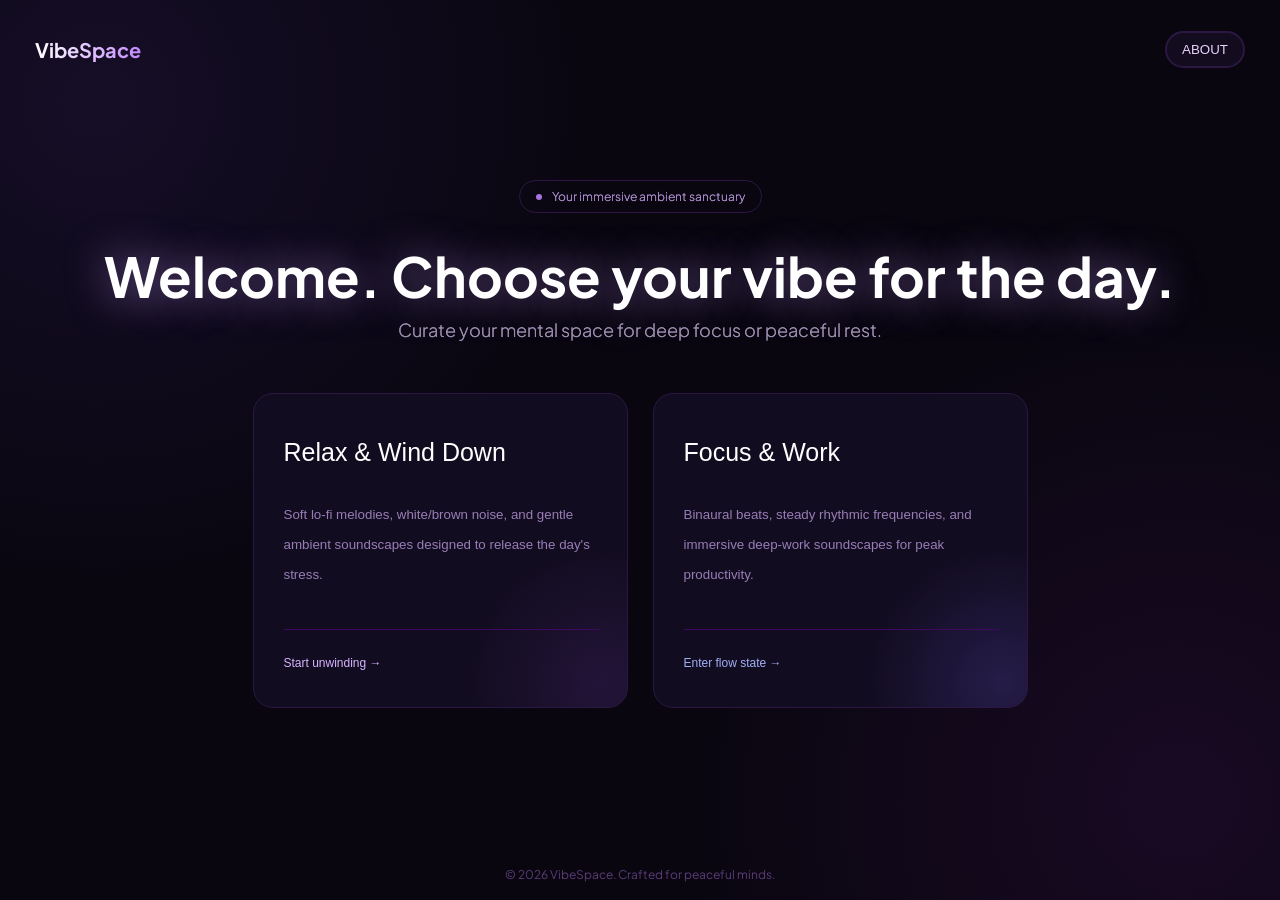
<file: index.html>
<!DOCTYPE html>
<html lang="en">

<head>

    <link rel="preconnect" href="https://fonts.googleapis.com">
    <link rel="preconnect" href="https://fonts.gstatic.com" crossorigin>
        <link href="https://fonts.googleapis.com/css2?family=Plus+Jakarta+Sans:wght@200;300;400;500;600;700;800&display=swap" rel="stylesheet">
    <meta charset="UTF-8">
    <title>VibeSpace</title>
    <link rel="icon" href="Visuals/favicon.ico">
    <link rel="stylesheet" href="CSS/index.css">

</head>

<body>

    <header>

        <h2>VibeSpace</h2>
        <button class="btnh" onclick="openModal()">ABOUT</button>

    </header>

    <main>

        <p class="info">
            <span class="dot"></span>
            Your immersive ambient sanctuary
        </p>

        <h1>Welcome. Choose your vibe for the day.</h1>
        <p>Curate your mental space for deep focus or peaceful rest.</p>

        <div class="buttons">

            <button class="btn1" onclick="window.location.href='relax.html'">
                <span class="button-title">Relax & Wind Down</span>
                    Soft lo-fi melodies, white/brown noise, and gentle ambient soundscapes designed to release the day's stress.
                <span class="divider"></span>
                <span class="paragraph">Start unwinding  <span class="arrow">→</span></span>
            </button>

            <button class="btn2" onclick="window.location.href='focus.html'">
                <span class="button-title">Focus & Work</span>
                Binaural beats, steady rhythmic frequencies, and immersive deep-work soundscapes for peak productivity.
                <span class="divider"></span>
                <span class="paragraph">Enter flow state  <span class="arrow">→</span></span>
            </button>

        </div>

    </main>

    <div id="aboutModal" class="modal-overlay">
        <div class="modal-content">
            <button class="close-btn" onclick="closeModal()">×</button>
            <h2>About VibeSpace</h2>
            <p>VibeSpace is an aesthetic ambient companion designed to help you curate your mental atmosphere. Whether
                you need deep focus rhythm or tranquil relaxation noise, we provide the serene backdrop to your day.</p>
            <button class="got-it-btn" onclick="closeModal()">Got it</button>
        </div>
    </div>

    <footer>© 2026 VibeSpace. Crafted for peaceful minds.</footer>

    <script src="about.js"></script>
</body>



</html>
</file>
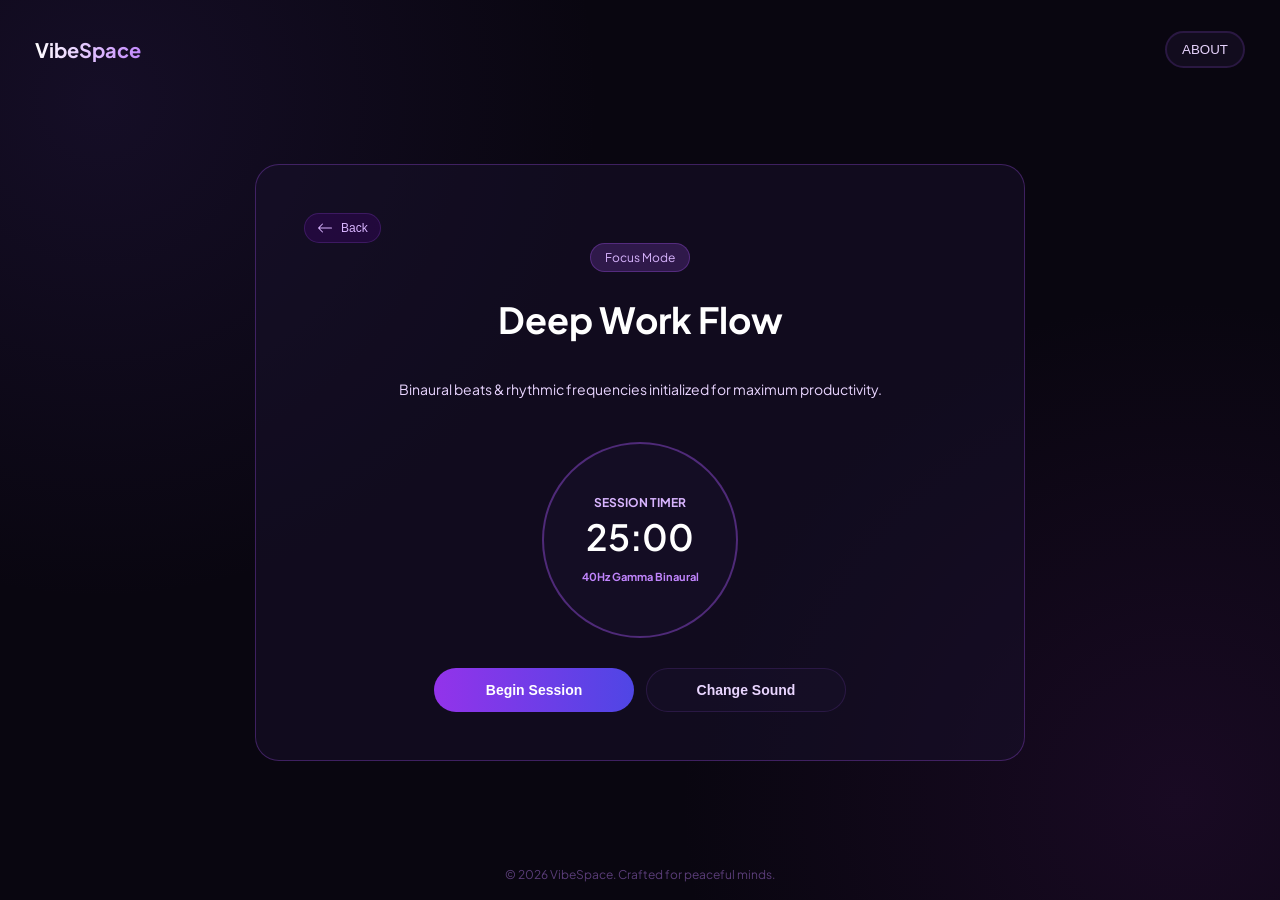
<file: focus.html>
<!DOCTYPE html>
<html lang="en">

<head>
    <meta name="viewport" content="width=device-width, initial-scale=1.0">
    <link rel="preconnect" href="https://fonts.googleapis.com">
    <link rel="preconnect" href="https://fonts.gstatic.com" crossorigin>
    <link
        href="https://fonts.googleapis.com/css2?family=Plus+Jakarta+Sans:wght@200;300;400;500;600;700;800&display=swap"
        rel="stylesheet">
    <meta charset="UTF-8">
    <title>VibeSpace</title>
    <link rel="icon" href="Visuals/favicon.ico">
    <link rel="stylesheet" href="CSS/subpages.css">
</head>

<body>
    <header>
        <h2>VibeSpace</h2>
        <button class="btnh" onclick="openModal()">ABOUT</button>
    </header>
    <main>
        <div class="box">
            <button class="back-button" onclick="window.location.href='index.html'">
                <svg xmlns="http://www.w3.org/2000/svg" width="16" height="16" fill="currentColor"
                    class="bi bi-arrow-left" viewBox="0 0 16 16">
                    <path fill-rule="evenodd"
                        d="M15 8a.5.5 0 0 0-.5-.5H2.707l3.147-3.146a.5.5 0 1 0-.708-.708l-4 4a.5.5 0 0 0 0 .708l4 4a.5.5 0 0 0 .708-.708L2.707 8.5H14.5A.5.5 0 0 0 15 8" />
                </svg>Back</button>
            <div class="mode-name">Focus Mode</div>
            <h1 class="flow-name">Deep Work Flow</h1>
            <p>Binaural beats & rhythmic frequencies initialized for maximum productivity.</p>
            <div class="timer">
                <h2>SESSION TIMER</h2>
                <div class="timer-value">25:00</div>
                <h3>Lo-Fi Rain & Vinyl</h3>
            </div>
            <div class="action-buttons">
                <button class="button1">Begin Session</button>
                <button class="button2">Change Sound</button>
            </div>
        </div>
    </main>

    <div id="aboutModal" class="modal-overlay">
        <div class="modal-content">
            <button class="close-btn" onclick="closeModal()">×</button>
            <h2>About VibeSpace</h2>
            <p>VibeSpace is an aesthetic ambient companion designed to help you curate your mental atmosphere. Whether
                you need deep focus rhythm or tranquil relaxation noise, we provide the serene backdrop to your day.</p>
            <button class="got-it-btn" onclick="closeModal()">Got it</button>
        </div>
    </div>
    <footer>© 2026 VibeSpace. Crafted for peaceful minds.</footer>
    <script src="timer.js"></script>
    <script src="about.js"></script>
</body>

</html>
</file>
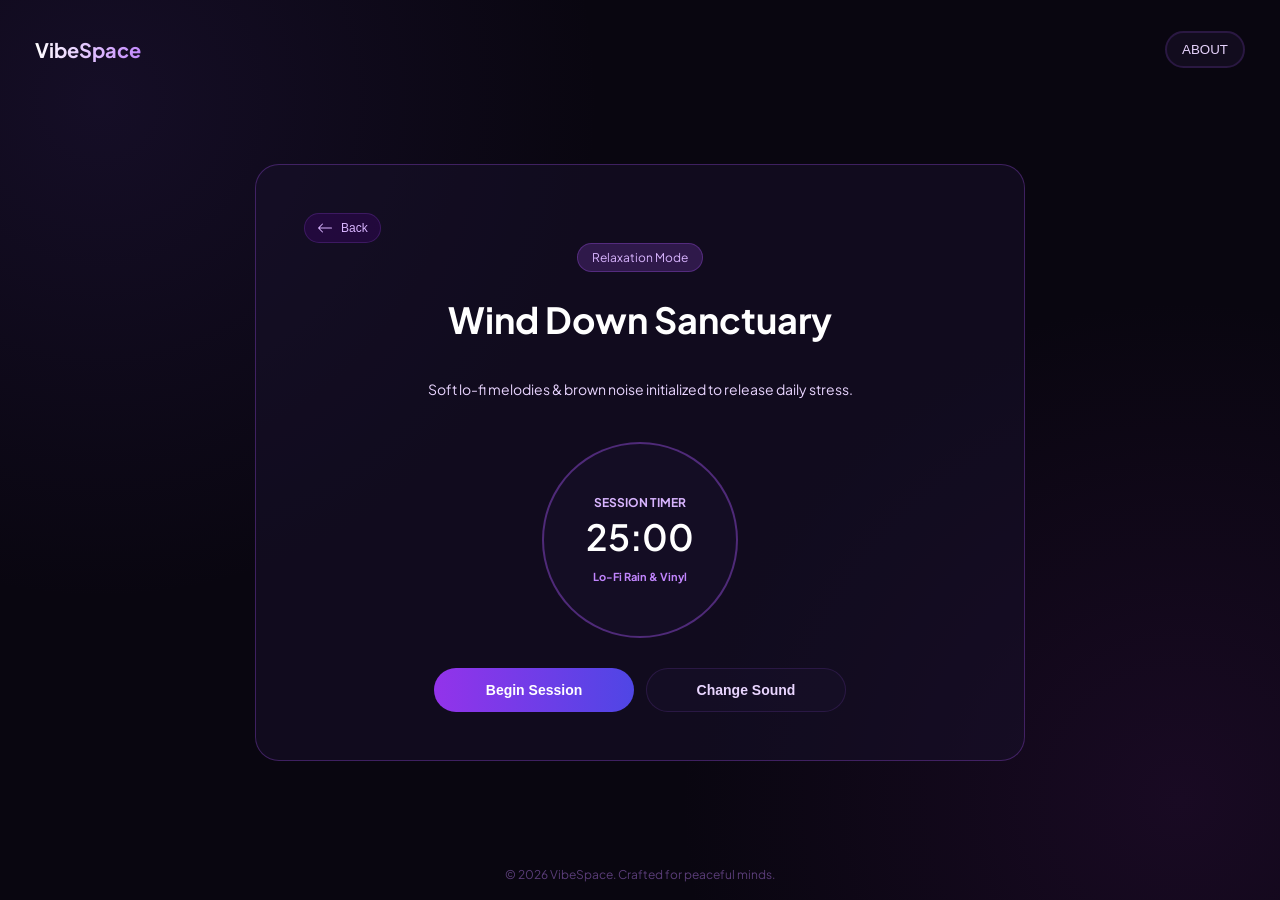
<file: relax.html>
<!DOCTYPE html>
<html lang="en">

<head>
    <meta name="viewport" content="width=device-width, initial-scale=1.0">
    <link rel="preconnect" href="https://fonts.googleapis.com">
    <link rel="preconnect" href="https://fonts.gstatic.com" crossorigin>
    <link
        href="https://fonts.googleapis.com/css2?family=Plus+Jakarta+Sans:wght@200;300;400;500;600;700;800&display=swap"
        rel="stylesheet">
    <meta charset="UTF-8">
    <title>VibeSpace</title>
    <link rel="icon" href="Visuals/favicon.ico">
    <link rel="stylesheet" href="CSS/subpages.css">
</head>

<body>
    <header>
        <h2>VibeSpace</h2>
        <button class="btnh" onclick="openModal()">ABOUT</button>
    </header>
    <main>
        <div class="box">
            <button class="back-button" onclick="window.location.href='index.html'">
                <svg xmlns="http://www.w3.org/2000/svg" width="16" height="16" fill="currentColor"
                    class="bi bi-arrow-left" viewBox="0 0 16 16">
                    <path fill-rule="evenodd"
                        d="M15 8a.5.5 0 0 0-.5-.5H2.707l3.147-3.146a.5.5 0 1 0-.708-.708l-4 4a.5.5 0 0 0 0 .708l4 4a.5.5 0 0 0 .708-.708L2.707 8.5H14.5A.5.5 0 0 0 15 8" />
                </svg>Back</button>
            <div class="mode-name">Relaxation Mode</div>
            <h1 class="flow-name">Wind Down Sanctuary</h1>
            <p>Soft lo-fi melodies & brown noise initialized to release daily stress.</p>
            <div class="timer">
                <h2>SESSION TIMER</h2>
                <div class="timer-value">25:00</div>
                <h3>Lo-Fi Rain & Vinyl</h3>
            </div>
            <div class="action-buttons">
                <button class="button1">Begin Session</button>
                <button class="button2">Change Sound</button>
            </div>
        </div>
    </main>

    <div id="aboutModal" class="modal-overlay">
        <div class="modal-content">
            <button class="close-btn" onclick="closeModal()">×</button>
            <h2>About VibeSpace</h2>
            <p>VibeSpace is an aesthetic ambient companion designed to help you curate your mental atmosphere. Whether
                you need deep focus rhythm or tranquil relaxation noise, we provide the serene backdrop to your day.</p>
            <button class="got-it-btn" onclick="closeModal()">Got it</button>
        </div>
    </div>
    <footer>© 2026 VibeSpace. Crafted for peaceful minds.</footer>
    <script src="timer.js"></script>
    <script src="about.js"></script>
</body>

</html>
</file>
<file: CSS/index.css>
body {
    display: flex;
    flex-direction: column;
    min-height: 100vh;

    padding: 0px;
    margin: 0px;

    background:
        radial-gradient(circle at calc(100% - 100px) calc(100% - 100px), #47155a42, transparent 35%),
        radial-gradient(circle at 100px 100px, #462d8133, transparent 35%),
        #090610;
    background-repeat: no-repeat;
    
    font-family: "Plus Jakarta Sans", sans-serif;}

main {flex: 1;}

header {
    box-sizing: border-box;

    display: flex;
    justify-content: space-between;
    align-items: center;

    max-width: 1250px;
    width: 100%;

    margin: 0 auto;
    padding: 20px;

    color: #ffffff;
    font-size: 15px;}
header h2 {
    background: linear-gradient(to right,white,#c288fc);
    background-clip: text;
    -webkit-background-clip: text;
    -webkit-text-fill-color: transparent;
    font-size: 20px;}
header button {
    height: 37px;
    width: 80px;

    background-color: #120c1e;
    color: #e7d3fd;

    cursor: pointer;

    border-radius: 20px;
    border: 2px solid #2a1842;}
header button:hover {color: #ffffff; cursor: pointer;}

.modal-overlay {
    display: none;
    position: fixed;
    top: 0;
    left: 0;
    width: 100%;
    height: 100%;
    background-color: rgba(9, 6, 16, 0.6);
    backdrop-filter: blur(8px);
    z-index: 1000;
    justify-content: center;
    align-items: center;
    overflow-y: auto;
}

.modal-content {
    position: relative;
    width: 100%;
    max-width: 450px;
    padding: 35px;
    background: #110A1C;
    border: 1.5px solid #2a1842;
    border-radius: 20px;
    color: #ffffff;
    text-align: left;
}

.modal-content h2 {
    margin-top: 0;
    margin-bottom: 15px;
    font-size: 24px;
    font-weight: 500;
    color: #ffffff;
}

.modal-content p {
    margin-top: 0;
    margin-bottom: 30px;
    color: #9b8cad;
    font-size: 15px;
    text-align: left;
}

.close-btn {
    position: absolute;
    top: 20px;
    right: 20px;
    color: #9b8cad;
    background: none;
    border: none;
    font-size: 22px;
    cursor: pointer;
}

.close-btn:hover {
    color: #ffffff;
}

.got-it-btn {
    width: 100%;
    height: 45px;
    background: #9333EA;
    color: #ffffff;
    border: none;
    border-radius: 12px;
    font-size: 15px;
    cursor: pointer;
}

.got-it-btn:hover {
    background: #a855f7;
}

h1 {
    margin-bottom: 0px; 
    margin-top: 35px; 
    
    padding-left: 20px; 
    padding-right: 20px;

    color: #ffffff;
    font-size: 55px;
    line-height: 1;
    text-align: center;
    text-shadow: 0 0 40px #a884d4B3;}

p {
    margin-top: 15px; 
    margin-bottom: 52px;

    color: #9b8cad;
    font-size: 18px;
    font-weight: 300;
    text-align: center;
    text-shadow: 0 0 0px;}

.info {
    display: flex; 
    align-items: center; 
    gap: 10px;

    margin: 0 auto;
    margin-top: 82px; 
    margin-bottom: 0px;

    width: fit-content;
    padding: 8px 16px;

    color: #aa8dcc;
    font-size: 12px;
    font-weight: 300;

    border: 1px solid #2a1842; 
    border-radius: 20px;}

.dot {
    display: block;
    flex-shrink: 0;

    width: 6px; 
    height: 6px;

    background: #a872df;
    border-radius: 50%;

    animation: pulse 1.5s infinite;}
@keyframes pulse {0% {transform: scale(1); opacity: 1;} 100% {transform: scale(3); opacity: 0;}}

.buttons{
    display: flex;
    justify-content: center;
    gap: 25px;}

.btn1 {
    display: flex;
    flex-direction: column;

    width: 375px;
    height: 315px;

    padding: 30px;

    background:
        radial-gradient(circle at calc(100% - 25px) calc(100% - 25px), 
            #542d8140, 
            transparent 30%),
            #120c20;
    
    border-radius: 20px;
    border: 1px solid #2a1842;

    color: #987db5;
    text-align: left;
    font-weight: 300;
    line-height: 2.25;

    transition: transform 0.3s ease;

    cursor: pointer;}
.btn1 .button-title {
    margin-top: 0px; 
    margin-bottom: 20px;

    color: #ffffff; 
    font-size: 25px;
    font-weight: 300;}
.btn1 .divider {margin-top: auto;
    display: inline-block;
    width: 315px;
    height: 1px;
    background: #3e0a61;
    margin-bottom: 5px;}
.btn1 .paragraph {
    margin-top: 15px; 
    margin-bottom: 0px;

    color: #d8b4fe;
    text-align: left;  
    font-weight: 300; 
    font-size: 12px;}

.btn1:hover {
    background:
        radial-gradient(circle at calc(100% - 25px) calc(100% - 25px), 
            #542d8159, 
            transparent 30%),
            #1c1231;

    border: 1px solid #542d81;
    box-shadow: 0 0 40px #542d8180;

    transform: translatey(-7px);

    cursor: pointer;}
.btn1:hover .button-title {color: #e9d5ff;}
.btn1:hover .paragraph {text-align: left; color: #ffffff;}

.btn2 {
    display: flex; 
    flex-direction: column;

    width: 375px;
    height: 315px;

    padding: 30px;

    background:
        radial-gradient(circle at calc(100% - 25px) calc(100% - 25px), 
            #5f4cc240, 
            transparent 30%),
            #120c20;
    
    border: 1px solid #2a1842;
    border-radius: 20px;

    color: #987db5;
    text-align: left;
    font-weight: 300;
    line-height: 2.25;

    transition: transform 0.3s ease;

    cursor: pointer;}
.btn2 .button-title {
    margin-top: 0px; 
    margin-bottom: 20px;

    color: #ffffff; 
    font-size: 25px; 
    font-weight: 300;}
.btn2 .divider {margin-top: auto;
    display: inline-block;
    width: 315px;
    height: 1px;
    background: #3e0a61;
    margin-bottom: 5px;}
.btn2 .paragraph {
    margin-top: 15px; 
    margin-bottom: 0px;

    color: #a1b0f7;
    text-align: left; 
    font-weight: 300;
    font-size: 12px;}

.btn2:hover {
    background:
        radial-gradient(circle at calc(100% - 25px) calc(100% - 25px), 
            #5f4cc259, 
            transparent 30%),
            #1c1231;

    border: 1px solid #542d81;
    box-shadow: 0 0 40px #542d8180;

    transform: translatey(-7px);

    cursor: pointer;}
.btn2:hover .button-title {color: #c7d2fe;}
.btn2:hover .paragraph {text-align: left; color: #ffffff;}

button:hover .arrow {transform: translateX(5px);}
.arrow {display: inline-block; transition: transform 0.3s ease;}

hr {border: 1px solid #2a1842; width: 100%; margin-top: auto; margin-bottom: 0px;}

footer {
    display: flex;
    justify-content: center;

    width: 100%;

    margin-top: 70px; 
    margin-bottom: 18px;

    color: #5a3d78;
    font-size: 12px;}
</file>
<file: CSS/subpages.css>
body {
    display: flex;
    flex-direction: column;
    min-height: 100vh;

    padding: 0px;
    margin: 0px;

    background:
        radial-gradient(circle at calc(100% - 100px) calc(100% - 100px), #47155a42, transparent 35%),
        radial-gradient(circle at 100px 100px, #462d8133, transparent 35%),
        #090610;
    background-repeat: no-repeat;
    
    font-family: "Plus Jakarta Sans", sans-serif;}

header {
    box-sizing: border-box;

    display: flex;
    justify-content: space-between;
    align-items: center;

    max-width: 1250px;
    width: 100%;

    margin: 0 auto;
    padding: 20px;

    color: #ffffff;
    font-size: 15px;}
header h2 {
    background: linear-gradient(to right,white,#c288fc);
    background-clip: text;
    -webkit-background-clip: text;
    -webkit-text-fill-color: transparent;
    font-size: 20px;}
header button {
    height: 37px;
    width: 80px;

    background-color: #120c1e;
    color: #e7d3fd;

    cursor: pointer;

    border-radius: 20px;
    border: 2px solid #2a1842;}
header button:hover {color: #ffffff; cursor: pointer;}


.modal-overlay {
    display: none;
    position: fixed;
    top: 0;
    left: 0;
    width: 100%;
    height: 100%;
    background-color: rgba(9, 6, 16, 0.6);
    backdrop-filter: blur(8px);
    z-index: 1000;
    justify-content: center;
    align-items: center;
    overflow-y: auto;
}

.modal-content {
    position: relative;
    width: 100%;
    max-width: 450px;
    padding: 35px;
    background: #110A1C;
    border: 1.5px solid #2a1842;
    border-radius: 20px;
    color: #ffffff;
    text-align: left;
}

.modal-content h2 {
    margin-top: 0;
    margin-bottom: 15px;
    font-size: 24px;
    font-weight: 500;
    color: #ffffff;
}

.modal-content p {
    margin-top: 0;
    margin-bottom: 30px;
    color: #9b8cad;
    font-size: 15px;
    text-align: left;
}

.close-btn {
    position: absolute;
    top: 20px;
    right: 20px;
    color: #9b8cad;
    background: none;
    border: none;
    font-size: 22px;
    cursor: pointer;
}

.close-btn:hover {
    color: #ffffff;
}

.got-it-btn {
    width: 100%;
    height: 45px;
    background: #9333EA;
    color: #ffffff;
    border: none;
    border-radius: 12px;
    font-size: 15px;
    cursor: pointer;
}

.got-it-btn:hover {
    background: #a855f7;
}


main {
    flex: 1;
    display: flex;
    justify-content: center;
    align-items: center;
}

.box {
    background: rgba(25, 17, 43, 0.55);
    border: 1px solid rgba(168, 85, 247, 0.3);
    border-radius: 24px;
    padding: 48px;
    width: 100%;
    max-width: 672px;
    display: flex;
    flex-direction: column;
    align-items: center;
    text-align: center;
}

.back-button {
    align-self: flex-start;
    background: rgba(59, 7, 100, 0.4);
    color: #D8B4FE;
    padding: 6px 12px;
    border-radius: 9999px;
    font-size: 12px;
    cursor: pointer;
    border: 1px solid rgba(168, 85, 247, 0.2);
    display: inline-flex;
    align-items: center;
    gap: 8px;
}

.back-button svg {
    flex-shrink: 0;
    fill: #D8B4FE;
}

.back-button:hover {
    color: #ffffff;
}

.mode-name {
    background-color: rgba(168, 85, 247, 0.2);
    color: #D8B4FE;
    font-size: 12px;
    padding: 6px 14px;
    border: 1px solid rgba(168, 85, 247, 0.3);
    border-radius: 9999px;
}

.flow-name {
    font-size: 36px;
    color: #ffffff;
}

p {
    color: #E9D5FF;
    font-size: 14px;
}

.timer {
    display: flex;
    flex-direction: column;
    align-items: center;
    justify-content: center;
    width: 192px;
    height: 192px;
    border-radius: 50%;
    background: rgba(25, 17, 43, 0.55);
    border: 2px solid rgba(168, 85, 247, 0.4);
    margin-top: 30px;
    margin-bottom: 30px;
    transition: box-shadow 0.4s ease, border-color 0.4s ease;
}

.timer h2 {
    font-size: 12px;
    color: #D8B4FE;
    margin-bottom: 4px;
}

.timer-value {
    font-size: 36px;
    color: #ffffff;
    font-weight: 600;
}

.timer h3 {
    font-size: 11px;
    color: #C084FC;
}

.timer.timer-active {
    border-color: #C084FC;
    box-shadow: 0 0 35px rgba(168, 85, 247, 0.45);
}

.timer-modal-overlay {
    position: fixed;
    inset: 0;
    background: rgba(9, 6, 16, 0.8);
    backdrop-filter: blur(8px);
    display: flex;
    justify-content: center;
    align-items: center;
    opacity: 0;
    pointer-events: none;
    transition: opacity 0.25 ease;
    z-index: 1000;
}

.timer-modal-overlay.show {
    opacity: 1;
    pointer-events: auto;
}

.timer-modal {
    background: #140d24;
    border: 1px solid rgba(168, 85, 247, 0.35);
    border-radius: 24px;
    padding: 32px;
    width: 90%;
    max-width: 360px;
    text-align: center;
    box-shadow: 0 0 50px rgba(84, 45, 129, 0.5);
}


.timer-modal h3 {
    color: #ffffff;
    font-size: 20px;
    margin: 0 0 6px 0;
}

.timer-modal p {
    color: #9b8cad;
    font-size: 13px;
    margin: 0 0 20px 0;
}

.preset-buttons {
    display: flex;
    gap: 8px;
    justify-content: center;
    margin-bottom: 18px;
}

.preset-buttons button {
    background: rgba(25, 17, 43, 0.8);
    border: 1px solid rgba(168, 85, 247, 0.25);
    color: #D8B4FE;
    padding: 8px 14px;
    border-radius: 12px;
    cursor: pointer;
    font-family: inherit;
    font-size: 13px;
}

.preset-buttons button.active,
.preset-buttons button:hover {
    background: #9333EA;
    color: #ffffff;
    border-color: #C084FC;
}

.custom-time-input {
    display: flex;
    align-items: center;
    justify-content: center;
    gap: 10px;
    margin-bottom: 24px;
}

.custom-time-input input {
    width: 80px;
    padding: 10px;
    border-radius: 12px;
    border: 1px solid rgba(168, 85, 247, 0.4);
    background: #090610;
    color: #ffffff;
    font-size: 20px;
    font-weight: 600;
    text-align: center;
    font-family: inherit;
}

.custom-time-input span {
    color: #D8B4FE;
    font-size: 14px;
}

.modal-actions {
    display: flex;
    gap: 10px;
}

.modal-actions button {
    flex: 1;
    height: 42px;
    border-radius: 9999px;
    font-weight: 600;
    font-family: inherit;
    cursor: pointer;
}

.modal-btn-primary {
    background: linear-gradient(90deg, #9333EA, #4F46E5 100%);
    color: #ffffff;
    border: none;
}

.modal-btn-secondary {
    background: transparent;
    color: #D8B4FE;
    border: 1px solid rgba(168, 85, 247, 0.25);
}

.action-buttons {
    display: flex;
    gap: 12px;
    width: 100%;
    justify-content: center;
}

.action-buttons button {
    flex: 1;
    height: 44px;
    border-radius: 9999px;
    font-size: 14px;
    font-weight: 600;
    cursor: pointer;
    max-width: 200px;
}

.button1 {
    background: linear-gradient(90deg, #9333EA, #4F46E5 100%);
    color: #ffffff;
    border: none;
}

.button1:hover {
    background: #9333EA;
}

.button2 {
    background-color: rgba(25, 17, 43, 0.55);
    color: #E9D5FF;
    border: 1px solid rgba(168, 85, 247, 0.15);
}

.button2:hover {
    background-color: #1d1230;
}

footer {
    display: flex;
    justify-content: center;
    width: 100%;
    margin-top: 40px; 
    margin-bottom: 18px;
    color: #5a3d78;
    font-size: 12px;
}
</file>
